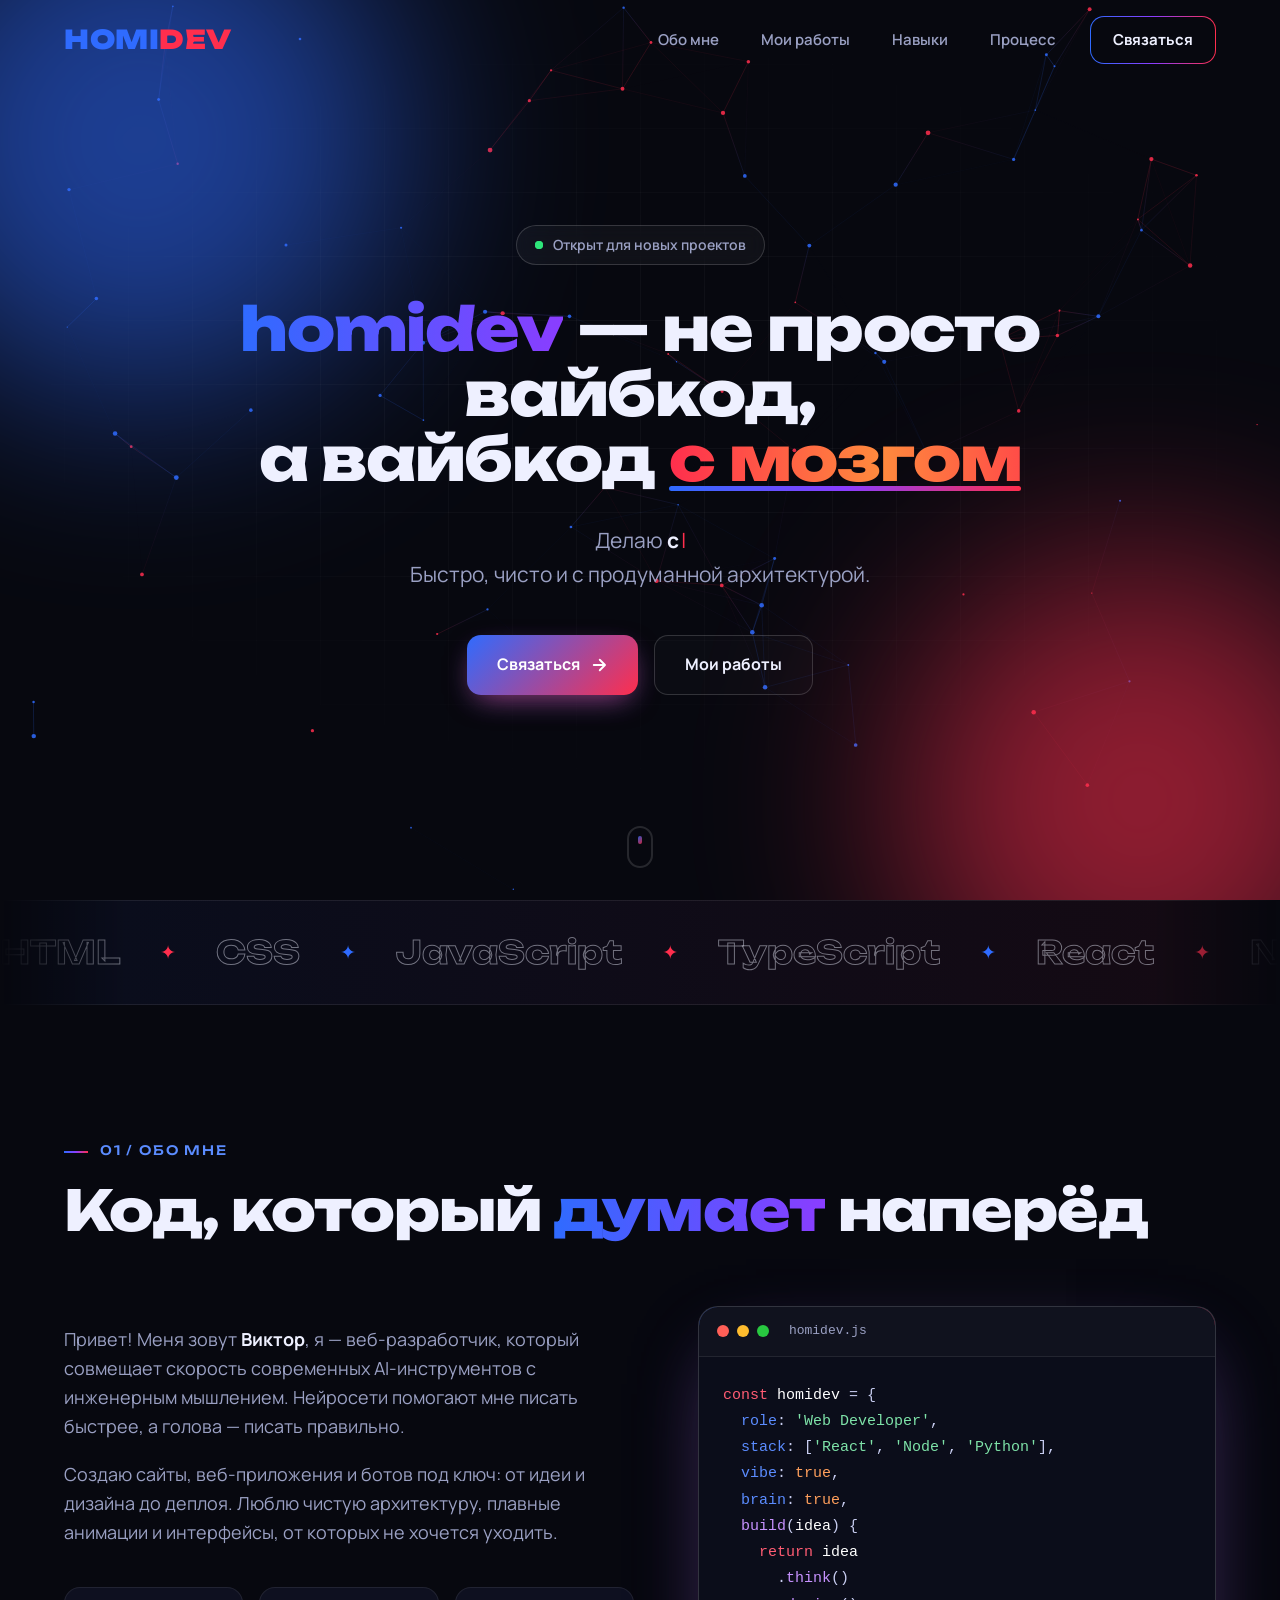
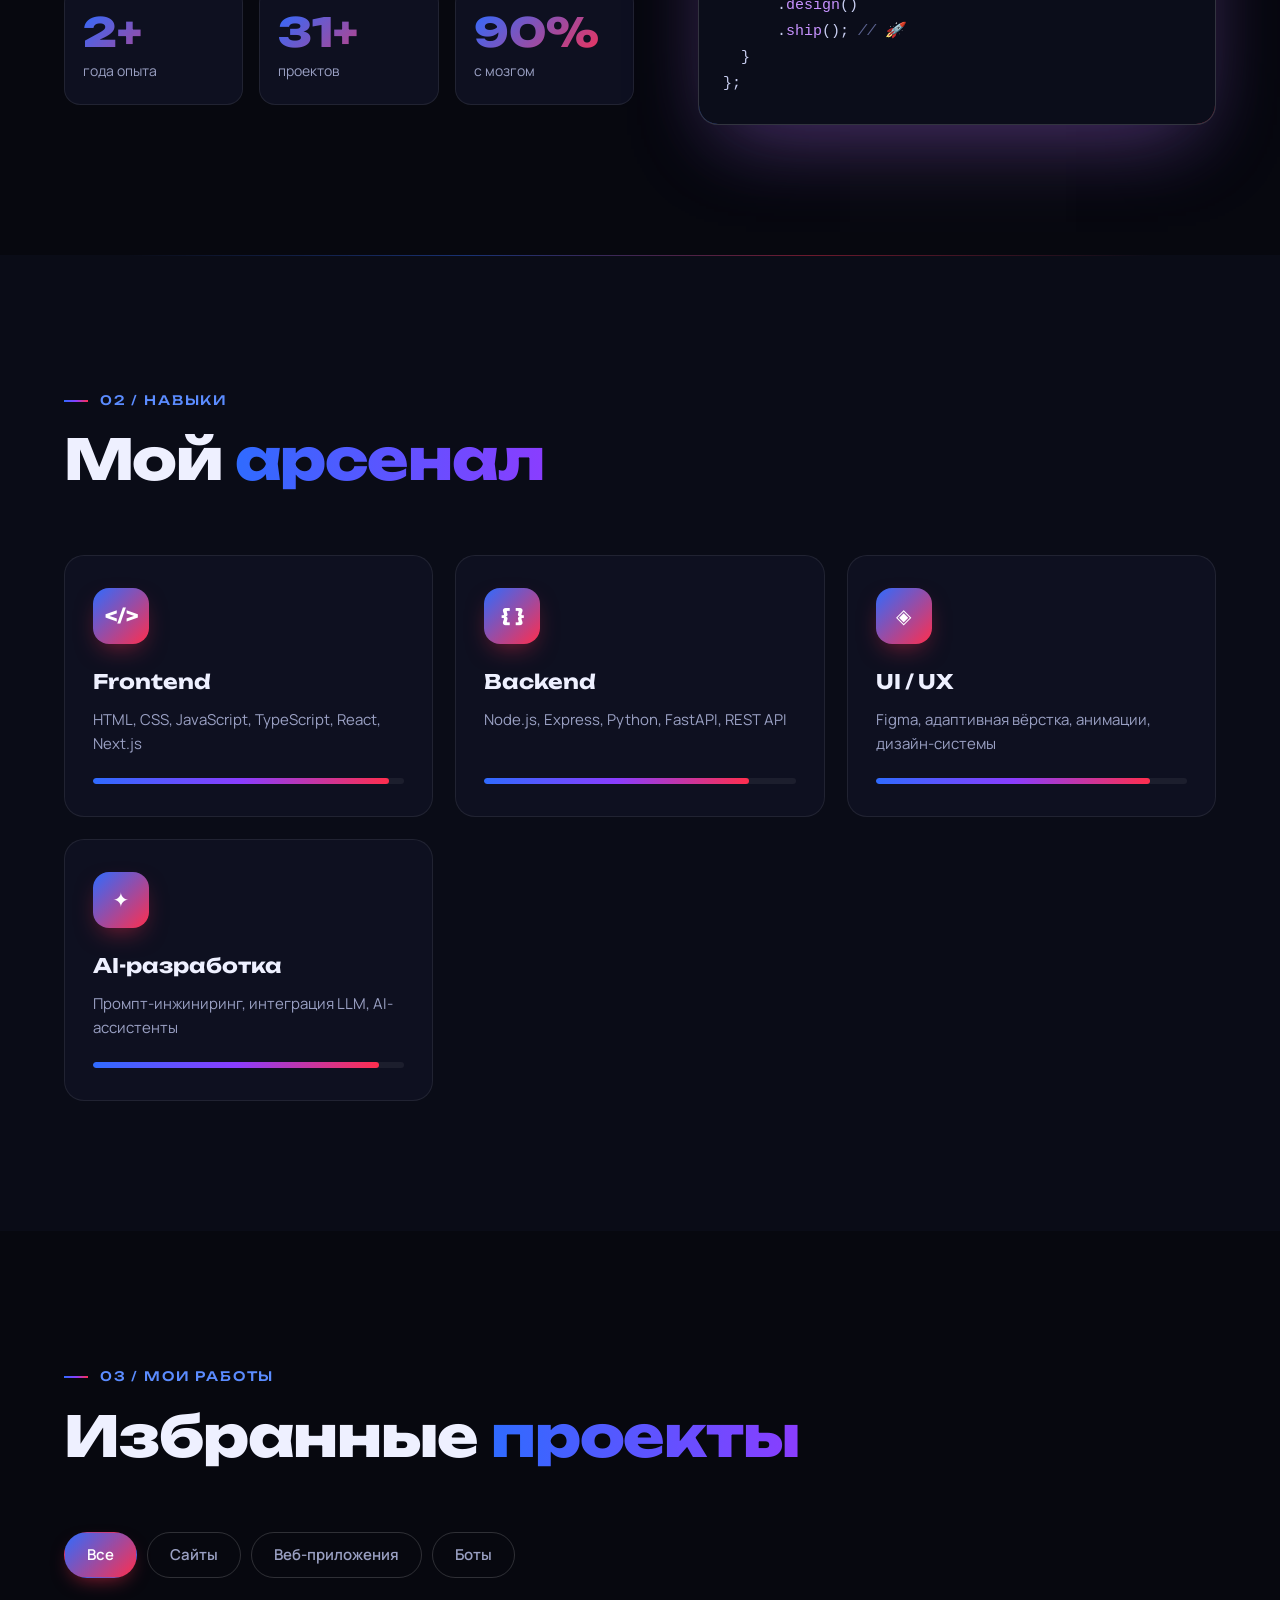
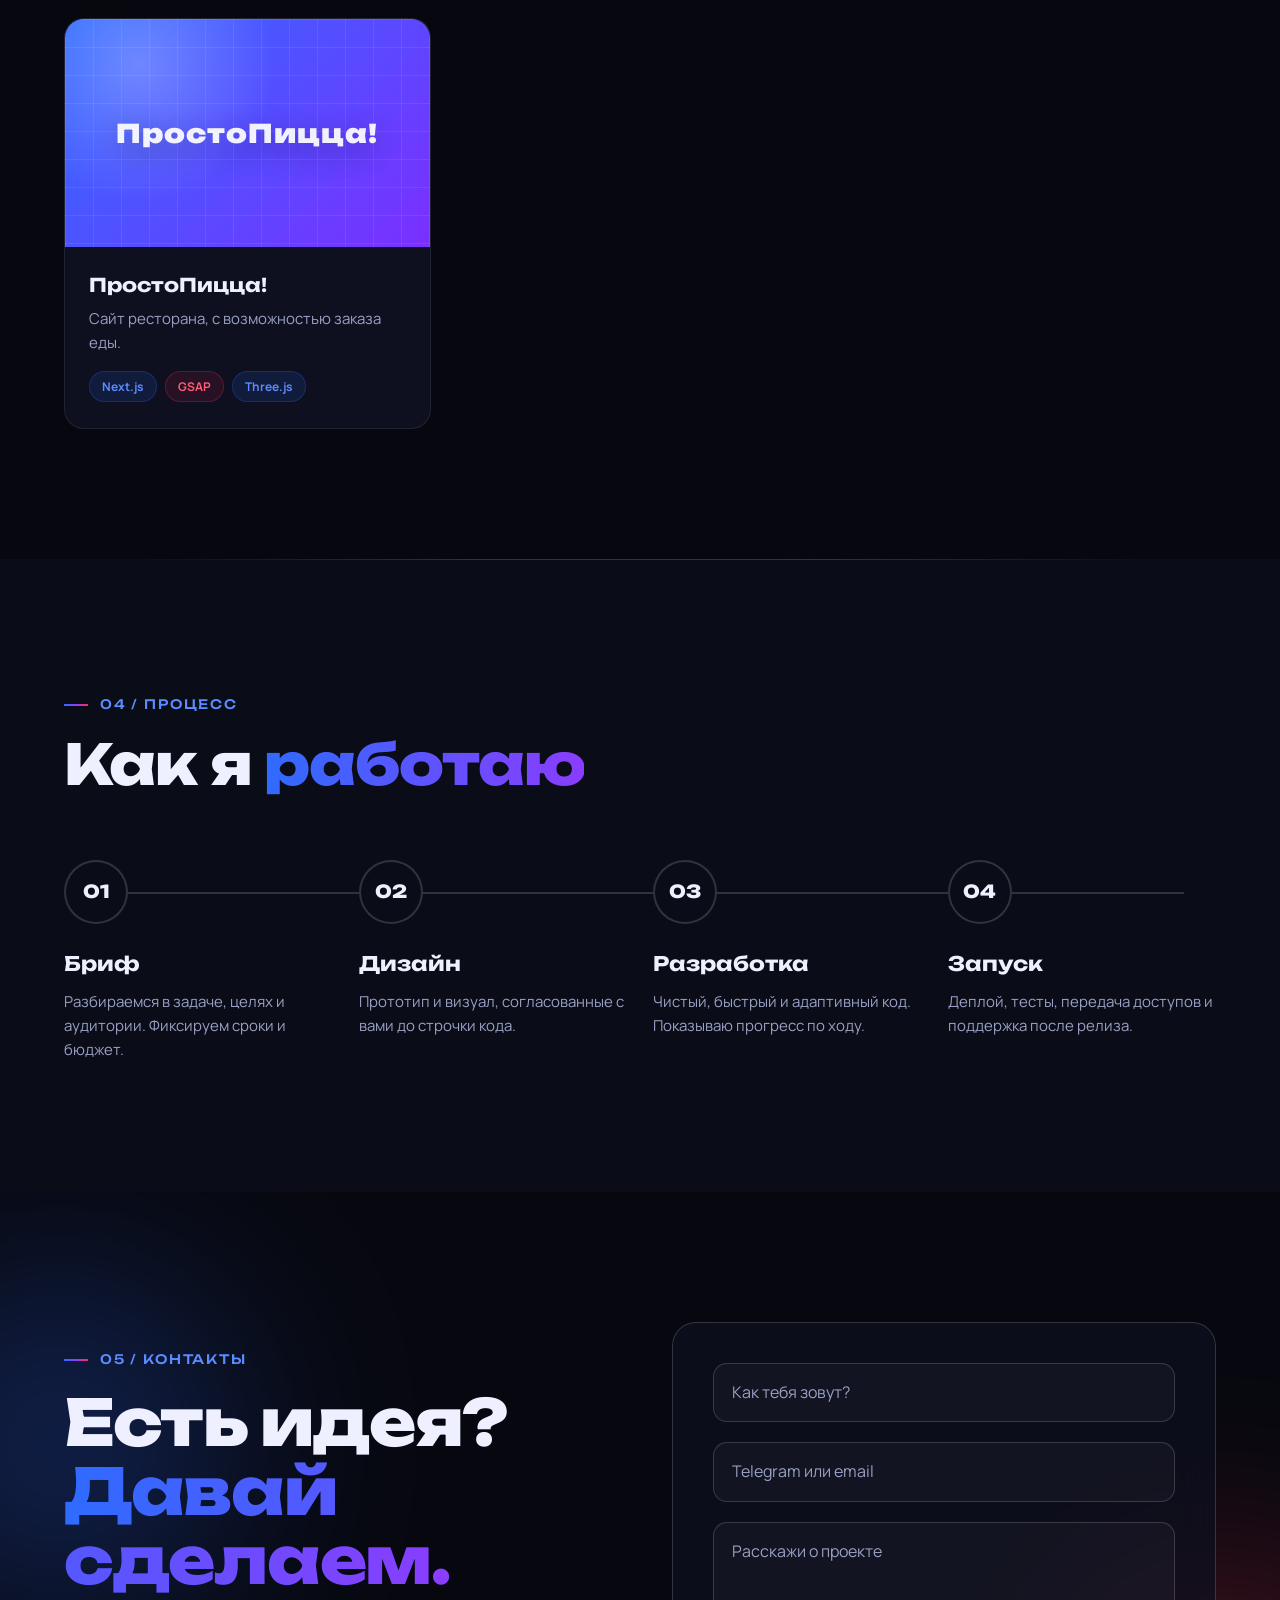
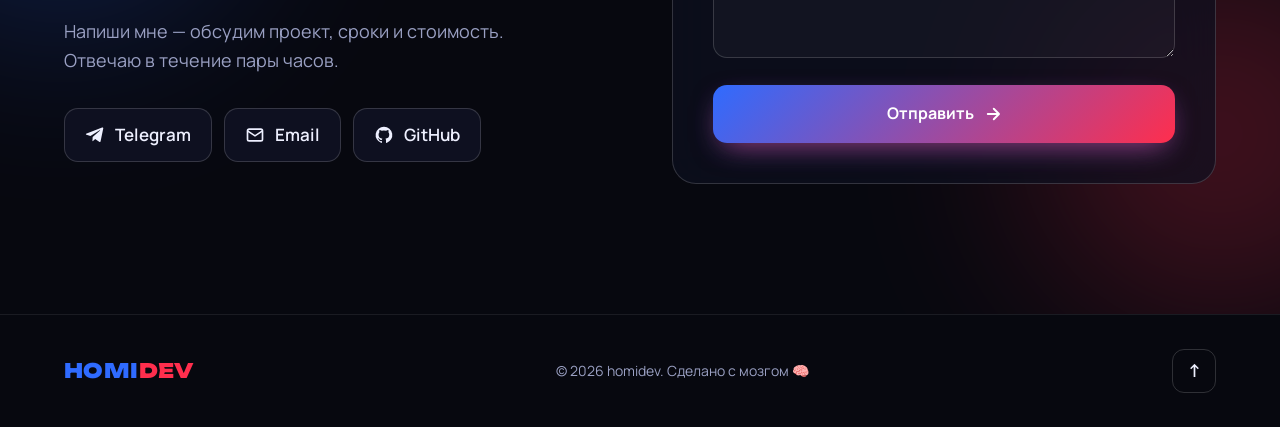
<file: index.html>
<!DOCTYPE html>
<html lang="ru">
<head>
  <meta charset="UTF-8">
  <meta name="viewport" content="width=device-width, initial-scale=1.0">
  <title>HOMIDEV — веб-разработчик</title>
  <meta name="description" content="HOMIDEV — не просто вайбкод, а вайбкод с мозгом. Портфолио веб-разработчика.">
  <link rel="icon" type="image/svg+xml" href="assets/favicon.svg">
  <link rel="preconnect" href="https://fonts.googleapis.com">
  <link rel="preconnect" href="https://fonts.gstatic.com" crossorigin>
  <link href="https://fonts.googleapis.com/css2?family=Manrope:wght@400;500;600;700;800&family=Unbounded:wght@500;700;800;900&display=swap" rel="stylesheet">
  <link rel="stylesheet" href="css/style.css">
</head>
<body>

  <!-- Прогресс скролла -->
  <div class="scroll-progress" id="scrollProgress"></div>

  <!-- Кастомный курсор -->
  <div class="cursor-dot" id="cursorDot"></div>
  <div class="cursor-ring" id="cursorRing"></div>

  <!-- ============ HEADER ============ -->
  <header class="header" id="header">
    <div class="container header__inner">
      <a href="#home" class="logo" aria-label="HOMIDEV — на главную">
        <span class="logo__homi">HOMI</span><span class="logo__dev">DEV</span>
      </a>

      <nav class="nav" id="nav">
        <a href="#about" class="nav__link">Обо мне</a>
        <a href="#works" class="nav__link">Мои работы</a>
        <a href="#skills" class="nav__link">Навыки</a>
        <a href="#process" class="nav__link">Процесс</a>
        <a href="#contact" class="btn btn--outline nav__cta">Связаться</a>
      </nav>

      <button class="burger" id="burger" aria-label="Открыть меню" aria-expanded="false">
        <span></span><span></span><span></span>
      </button>
    </div>
  </header>

  <main>
    <!-- ============ HERO ============ -->
    <section class="hero" id="home">
      <canvas class="hero__canvas" id="particles"></canvas>
      <div class="blob blob--blue"></div>
      <div class="blob blob--red"></div>
      <div class="hero__grid"></div>

      <div class="container hero__content">
        <div class="badge hero__anim" style="--d: 0.1s">
          <span class="badge__dot"></span>
          <span id="heroBadge"></span>
        </div>

        <h1 class="hero__title">
          <span class="word" style="--d: 0.25s"><span class="grad-text">homidev</span></span>
          <span class="word" style="--d: 0.35s">—</span>
          <span class="word" style="--d: 0.45s">не</span>
          <span class="word" style="--d: 0.55s">просто</span>
          <span class="word" style="--d: 0.65s">вайбкод,</span>
          <br class="hero__br">
          <span class="word" style="--d: 0.8s">а</span>
          <span class="word" style="--d: 0.9s">вайбкод</span>
          <span class="word" style="--d: 1.05s"><span class="brain-text">с&nbsp;мозгом</span></span>
        </h1>

        <p class="hero__subtitle hero__anim" style="--d: 1.3s">
          Делаю <span class="typed" id="typed"></span><span class="caret">|</span><br>
          <span id="heroSubtitle"></span>
        </p>

        <div class="hero__actions hero__anim" style="--d: 1.5s">
          <a href="#contact" class="btn btn--primary magnetic">
            <span>Связаться</span>
            <svg width="18" height="18" viewBox="0 0 24 24" fill="none" stroke="currentColor" stroke-width="2.5" stroke-linecap="round" stroke-linejoin="round"><path d="M5 12h14M13 5l7 7-7 7"/></svg>
          </a>
          <a href="#works" class="btn btn--ghost magnetic"><span>Мои работы</span></a>
        </div>
      </div>

      <a href="#about" class="scroll-hint" aria-label="Листать вниз">
        <span class="scroll-hint__mouse"><span class="scroll-hint__wheel"></span></span>
      </a>
    </section>

    <!-- ============ MARQUEE ============ -->
    <div class="marquee" aria-hidden="true">
      <div class="marquee__track" id="marqueeTrack"></div>
    </div>

    <!-- ============ ABOUT ============ -->
    <section class="section" id="about">
      <div class="container">
        <div class="section__head reveal">
          <span class="section__tag">01 / Обо мне</span>
          <h2 class="section__title">Код, который <span class="grad-text">думает</span> наперёд</h2>
        </div>

        <div class="about">
          <div class="about__text reveal">
            <!-- Контент — в js/data.js (правится через admin.html) -->
            <div id="aboutText"></div>
            <div class="stats" id="aboutStats"></div>
          </div>

          <div class="code-card reveal tilt">
            <div class="code-card__bar">
              <span class="dot dot--r"></span><span class="dot dot--y"></span><span class="dot dot--g"></span>
              <span class="code-card__file">homidev.js</span>
            </div>
<pre class="code-card__body"><code><span class="c-k">const</span> <span class="c-v">homidev</span> = {
  <span class="c-p">role</span>: <span class="c-s">'Web Developer'</span>,
  <span class="c-p">stack</span>: [<span class="c-s">'React'</span>, <span class="c-s">'Node'</span>, <span class="c-s">'Python'</span>],
  <span class="c-p">vibe</span>: <span class="c-b">true</span>,
  <span class="c-p">brain</span>: <span class="c-b">true</span>,
  <span class="c-f">build</span>(<span class="c-v">idea</span>) {
    <span class="c-k">return</span> <span class="c-v">idea</span>
      .<span class="c-f">think</span>()
      .<span class="c-f">design</span>()
      .<span class="c-f">ship</span>(); <span class="c-c">// 🚀</span>
  }
};</code></pre>
          </div>
        </div>
      </div>
    </section>

    <!-- ============ SKILLS ============ -->
    <section class="section section--alt" id="skills">
      <div class="container">
        <div class="section__head reveal">
          <span class="section__tag">02 / Навыки</span>
          <h2 class="section__title">Мой <span class="grad-text">арсенал</span></h2>
        </div>

        <div class="skills" id="skillsList"></div>
      </div>
    </section>

    <!-- ============ WORKS ============ -->
    <section class="section" id="works">
      <div class="container">
        <div class="section__head reveal">
          <span class="section__tag">03 / Мои работы</span>
          <h2 class="section__title">Избранные <span class="grad-text">проекты</span></h2>
        </div>

        <div class="filters reveal">
          <button class="filter active" data-filter="all">Все</button>
          <button class="filter" data-filter="web">Сайты</button>
          <button class="filter" data-filter="app">Веб-приложения</button>
          <button class="filter" data-filter="bot">Боты</button>
        </div>

        <div class="works" id="worksList"></div>
      </div>
    </section>

    <!-- ============ PROCESS ============ -->
    <section class="section section--alt" id="process">
      <div class="container">
        <div class="section__head reveal">
          <span class="section__tag">04 / Процесс</span>
          <h2 class="section__title">Как я <span class="grad-text">работаю</span></h2>
        </div>

        <div class="timeline" id="timeline">
          <div class="timeline__line"><span id="timelineFill"></span></div>
        </div>
      </div>
    </section>

    <!-- ============ CONTACT ============ -->
    <section class="section contact" id="contact">
      <div class="blob blob--blue blob--small"></div>
      <div class="blob blob--red blob--small"></div>
      <div class="container">
        <div class="contact__grid">
          <div class="reveal">
            <span class="section__tag">05 / Контакты</span>
            <h2 class="contact__title">Есть идея?<br><span class="grad-text">Давай сделаем.</span></h2>
            <p class="contact__text" id="contactText"></p>

            <div class="socials">
              <a href="#" id="linkTelegram" target="_blank" rel="noopener" class="social">
                <svg viewBox="0 0 24 24" width="20" height="20" fill="currentColor"><path d="M21.9 4.3 18.7 19.4c-.2 1-.9 1.3-1.7.8l-4.8-3.5-2.3 2.2c-.3.3-.5.5-1 .5l.3-4.9 8.9-8c.4-.3-.1-.5-.6-.2L6.5 13.2l-4.7-1.5c-1-.3-1-1 .2-1.5L20.5 3c.9-.3 1.6.2 1.4 1.3Z"/></svg>
                Telegram
              </a>
              <a href="#" id="linkEmail" class="social">
                <svg viewBox="0 0 24 24" width="20" height="20" fill="none" stroke="currentColor" stroke-width="2"><rect x="3" y="5" width="18" height="14" rx="2"/><path d="m3 7 9 6 9-6"/></svg>
                Email
              </a>
              <a href="#" id="linkGithub" target="_blank" rel="noopener" class="social">
                <svg viewBox="0 0 24 24" width="20" height="20" fill="currentColor"><path d="M12 2a10 10 0 0 0-3.2 19.5c.5.1.7-.2.7-.5v-1.7c-2.8.6-3.4-1.3-3.4-1.3-.4-1.2-1.1-1.5-1.1-1.5-.9-.6.1-.6.1-.6 1 .1 1.5 1 1.5 1 .9 1.5 2.3 1.1 2.9.8.1-.6.3-1.1.6-1.3-2.2-.3-4.6-1.1-4.6-5 0-1.1.4-2 1-2.7-.1-.3-.4-1.3.1-2.7 0 0 .8-.3 2.8 1a9.6 9.6 0 0 1 5 0c1.9-1.3 2.8-1 2.8-1 .5 1.4.2 2.4.1 2.7.6.7 1 1.6 1 2.7 0 3.9-2.3 4.7-4.6 5 .4.3.7.9.7 1.9V21c0 .3.2.6.7.5A10 10 0 0 0 12 2Z"/></svg>
                GitHub
              </a>
            </div>
          </div>

          <form class="form reveal" id="contactForm">
            <div class="field">
              <input type="text" id="name" name="name" placeholder=" " required>
              <label for="name">Как тебя зовут?</label>
            </div>
            <div class="field">
              <input type="text" id="contactInfo" name="contact" placeholder=" " required>
              <label for="contactInfo">Telegram или email</label>
            </div>
            <div class="field">
              <textarea id="message" name="message" rows="4" placeholder=" " required></textarea>
              <label for="message">Расскажи о проекте</label>
            </div>
            <button type="submit" class="btn btn--primary btn--full magnetic">
              <span>Отправить</span>
              <svg width="18" height="18" viewBox="0 0 24 24" fill="none" stroke="currentColor" stroke-width="2.5" stroke-linecap="round" stroke-linejoin="round"><path d="M5 12h14M13 5l7 7-7 7"/></svg>
            </button>
          </form>
        </div>
      </div>
    </section>
  </main>

  <!-- ============ FOOTER ============ -->
  <footer class="footer">
    <div class="container footer__inner">
      <a href="#home" class="logo logo--small"><span class="logo__homi">HOMI</span><span class="logo__dev">DEV</span></a>
      <p>© 2026 homidev. Сделано с мозгом <span id="brain">🧠</span></p>
      <a href="#home" class="to-top" aria-label="Наверх">↑</a>
    </div>
  </footer>

  <script src="js/data.js"></script>
  <script src="js/render.js"></script>
  <script src="js/main.js"></script>
</body>
</html>
</file>
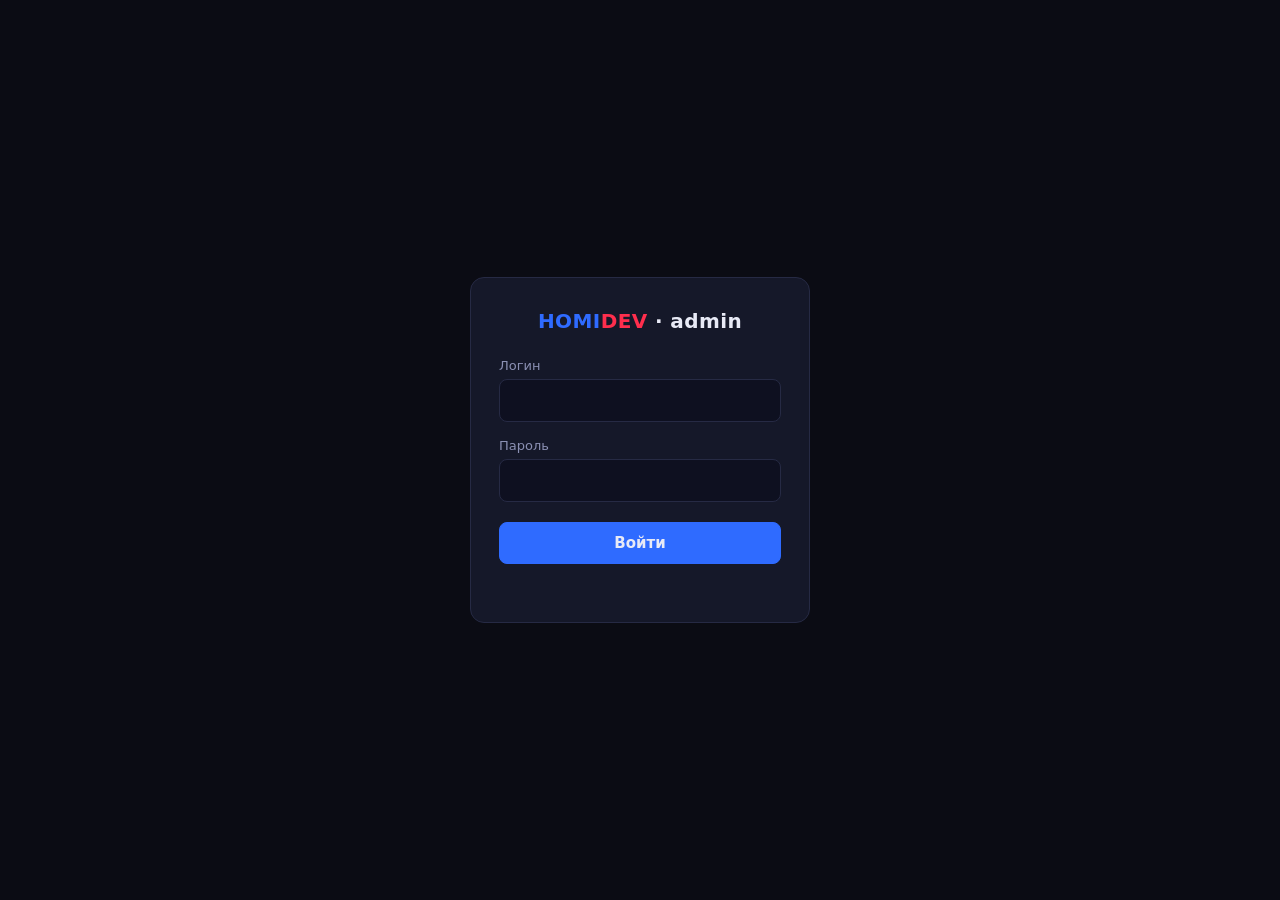
<file: admin.html>
<!DOCTYPE html>
<html lang="ru">
<head>
  <meta charset="UTF-8">
  <meta name="viewport" content="width=device-width, initial-scale=1.0">
  <meta name="robots" content="noindex, nofollow">
  <title>Админка</title>
  <link rel="icon" type="image/svg+xml" href="assets/favicon.svg">
  <style>
    :root {
      --bg: #0b0c14; --panel: #12142200; --card: #151829; --border: #262a44;
      --text: #e8eaf6; --muted: #8b90b3; --blue: #2f6bff; --red: #ff2e4d; --green: #2ecc71;
    }
    * { box-sizing: border-box; }
    body { margin: 0; background: var(--bg); color: var(--text); font: 15px/1.5 system-ui, 'Segoe UI', sans-serif; }
    [hidden] { display: none !important; }
    h1, h2, h3 { margin: 0 0 12px; }
    h2 { font-size: 20px; }
    h3 { font-size: 15px; color: var(--muted); font-weight: 600; }
    a { color: var(--blue); }

    .logo { font-weight: 900; letter-spacing: .02em; font-size: 20px; }
    .logo b:first-child { color: var(--blue); } .logo b:last-child { color: var(--red); }

    input, textarea, select {
      width: 100%; padding: 9px 11px; border-radius: 8px; border: 1px solid var(--border);
      background: #0e1020; color: var(--text); font: inherit;
    }
    input:focus, textarea:focus, select:focus { outline: none; border-color: var(--blue); }
    input[type=color] { padding: 2px; height: 38px; }
    textarea { resize: vertical; min-height: 70px; }
    label { display: block; font-size: 13px; color: var(--muted); margin-bottom: 4px; }
    .field { margin-bottom: 14px; }
    .hint { font-size: 12px; color: var(--muted); margin-top: 4px; }

    button {
      padding: 9px 16px; border-radius: 8px; border: 1px solid var(--border); background: var(--card);
      color: var(--text); font: inherit; font-weight: 600; cursor: pointer;
    }
    button:hover { border-color: var(--blue); }
    .primary { background: var(--blue); border-color: var(--blue); }
    .primary:hover { filter: brightness(1.15); }
    .danger { color: var(--red); }
    .danger:hover { border-color: var(--red); }
    .small { padding: 5px 10px; font-size: 13px; }

    /* Login */
    .login { min-height: 100vh; display: grid; place-items: center; padding: 16px; }
    .login form { width: 100%; max-width: 340px; background: var(--card); border: 1px solid var(--border); padding: 28px; border-radius: 14px; }
    .login .logo { text-align: center; margin-bottom: 20px; }
    .login button { width: 100%; margin-top: 6px; }
    .error { color: var(--red); font-size: 13px; min-height: 20px; margin-top: 10px; text-align: center; }

    /* Panel */
    .topbar {
      position: sticky; top: 0; z-index: 10; display: flex; align-items: center; gap: 10px; flex-wrap: wrap;
      padding: 12px 20px; background: #0e1020; border-bottom: 1px solid var(--border);
    }
    .topbar .logo { margin-right: auto; }
    .status { font-size: 13px; color: var(--muted); }
    .status.dirty { color: #ffb84d; }
    .status.ok { color: var(--green); }

    .layout { display: grid; grid-template-columns: 200px 1fr; max-width: 1100px; margin: 0 auto; gap: 24px; padding: 24px 20px 80px; }
    .tabs { display: flex; flex-direction: column; gap: 4px; position: sticky; top: 80px; align-self: start; }
    .tabs button { text-align: left; border-color: transparent; background: none; }
    .tabs button.active { background: var(--card); border-color: var(--border); color: #fff; }
    .tab { display: none; }
    .tab.active { display: block; }

    .card { background: var(--card); border: 1px solid var(--border); border-radius: 12px; padding: 18px; margin-bottom: 14px; }
    .grid2 { display: grid; grid-template-columns: 1fr 1fr; gap: 0 14px; }
    .grid3 { display: grid; grid-template-columns: repeat(3, 1fr); gap: 0 14px; }
    .item-head { display: flex; align-items: center; gap: 6px; margin-bottom: 12px; }
    .item-head strong { margin-right: auto; }
    .banner { background: #2a2210; border: 1px solid #5a4a1a; color: #ffd98a; padding: 12px 16px; border-radius: 10px; margin-bottom: 16px; display: flex; gap: 10px; align-items: center; flex-wrap: wrap; }
    .banner span { margin-right: auto; }
    .info { background: #101a33; border: 1px solid #22386b; color: #b9cbff; padding: 12px 16px; border-radius: 10px; margin-bottom: 16px; font-size: 14px; }

    @media (max-width: 760px) {
      .layout { grid-template-columns: 1fr; }
      .tabs { flex-direction: row; flex-wrap: wrap; position: static; }
      .grid2, .grid3 { grid-template-columns: 1fr; }
    }
  </style>
</head>
<body>

  <!-- ===== Вход ===== -->
  <div class="login" id="loginView">
    <form id="loginForm" autocomplete="on">
      <div class="logo"><b>HOMI</b><b>DEV</b> · admin</div>
      <div class="field">
        <label for="login">Логин</label>
        <input id="login" name="username" autocomplete="username" required>
      </div>
      <div class="field">
        <label for="password">Пароль</label>
        <input id="password" name="password" type="password" autocomplete="current-password" required>
      </div>
      <button class="primary" type="submit">Войти</button>
      <div class="error" id="loginError"></div>
    </form>
  </div>

  <!-- ===== Панель ===== -->
  <div id="panelView" hidden>
    <div class="topbar">
      <div class="logo"><b>HOMI</b><b>DEV</b> · admin</div>
      <span class="status" id="status">Без изменений</span>
      <button id="previewBtn">Предпросмотр</button>
      <button class="primary" id="saveBtn">Сохранить data.js</button>
      <button id="logoutBtn">Выйти</button>
    </div>

    <div class="layout">
      <nav class="tabs" id="tabs">
        <button data-tab="hero" class="active">Главная</button>
        <button data-tab="about">Обо мне</button>
        <button data-tab="skills">Навыки</button>
        <button data-tab="works">Мои работы</button>
        <button data-tab="process">Процесс</button>
        <button data-tab="contacts">Контакты</button>
        <button data-tab="security">Безопасность</button>
      </nav>

      <main>
        <div class="banner" id="draftBanner" hidden>
          <span>Найден несохранённый черновик из прошлого сеанса.</span>
          <button class="small" id="restoreDraft">Восстановить</button>
          <button class="small danger" id="dropDraft">Удалить</button>
        </div>
        <div class="info">
          Изменения автоматически сохраняются как черновик в этом браузере — посмотреть их можно кнопкой «Предпросмотр».
          Чтобы изменения увидели посетители, нажмите <b>«Сохранить data.js»</b>, замените им файл <code>js/data.js</code> в папке сайта и загрузите его на хостинг.
        </div>

        <!-- Главная -->
        <section class="tab active" data-tab="hero">
          <div class="card">
            <h2>Главный экран</h2>
            <div class="field"><label>Бейдж над заголовком</label><input data-bind="hero.badge"></div>
            <div class="field">
              <label>Печатающиеся фразы после «Делаю…»</label>
              <textarea data-bind="hero.typed" data-type="lines" rows="5"></textarea>
              <div class="hint">Каждая фраза — с новой строки.</div>
            </div>
            <div class="field"><label>Подзаголовок</label><input data-bind="hero.subtitle"></div>
            <div class="field">
              <label>Бегущая строка технологий</label>
              <input data-bind="marquee" data-type="csv">
              <div class="hint">Через запятую.</div>
            </div>
          </div>
        </section>

        <!-- Обо мне -->
        <section class="tab" data-tab="about">
          <div class="card">
            <h2>Обо мне</h2>
            <div class="field">
              <label>Текст</label>
              <textarea data-bind="about.paragraphs" data-type="paragraphs" rows="10"></textarea>
              <div class="hint">Абзацы разделяйте пустой строкой. <code>**текст**</code> — жирный.</div>
            </div>
          </div>
          <h3>Счётчики</h3>
          <div data-list="about.stats"></div>
        </section>

        <!-- Навыки -->
        <section class="tab" data-tab="skills">
          <div data-list="skills"></div>
        </section>

        <!-- Работы -->
        <section class="tab" data-tab="works">
          <div data-list="works"></div>
        </section>

        <!-- Процесс -->
        <section class="tab" data-tab="process">
          <div data-list="process"></div>
        </section>

        <!-- Контакты -->
        <section class="tab" data-tab="contacts">
          <div class="card">
            <h2>Контакты</h2>
            <div class="field"><label>Текст в блоке контактов</label><textarea data-bind="contacts.text" rows="3"></textarea></div>
            <div class="field"><label>Telegram (ссылка)</label><input data-bind="contacts.telegram" placeholder="https://t.me/username"></div>
            <div class="field"><label>Email</label><input data-bind="contacts.email" type="email" placeholder="you@mail.ru"></div>
            <div class="field"><label>GitHub (ссылка)</label><input data-bind="contacts.github" placeholder="https://github.com/username"></div>
            <div class="hint">Пустое поле — кнопка скрывается на сайте. На email также уходят письма из формы.</div>
          </div>
        </section>

        <!-- Безопасность -->
        <section class="tab" data-tab="security">
          <div class="card">
            <h2>Сменить логин и пароль</h2>
            <form id="credsForm">
              <div class="field"><label>Новый логин</label><input id="newLogin" autocomplete="username" required></div>
              <div class="field"><label>Новый пароль</label><input id="newPass" type="password" autocomplete="new-password" minlength="8" required></div>
              <div class="field"><label>Повторите пароль</label><input id="newPass2" type="password" autocomplete="new-password" minlength="8" required></div>
              <button class="primary" type="submit">Применить</button>
              <div class="hint" id="credsMsg"></div>
            </form>
          </div>
        </section>
      </main>
    </div>
  </div>

  <script src="js/data.js"></script>
  <script src="js/admin.js"></script>
</body>
</html>
</file>
<file: css/style.css>
/* =========================================================
   HOMIDEV — портфолио
   ========================================================= */

:root {
  --bg: #07080f;
  --bg-alt: #0a0c17;
  --card: #0e1020;
  --card-hover: #13162b;
  --border: rgba(255, 255, 255, 0.08);
  --border-strong: rgba(255, 255, 255, 0.16);

  --text: #eef0ff;
  --muted: #9aa0c3;

  --blue: #2f6bff;
  --blue-light: #5b8cff;
  --red: #ff2e4d;
  --red-light: #ff5c73;

  --grad: linear-gradient(90deg, var(--blue) 0%, #8a3dff 50%, var(--red) 100%);
  --grad-diag: linear-gradient(135deg, var(--blue) 0%, var(--red) 100%);

  --font-head: 'Unbounded', system-ui, sans-serif;
  --font-body: 'Manrope', system-ui, sans-serif;

  --radius: 20px;
  --ease: cubic-bezier(0.22, 1, 0.36, 1);
  --header-h: 80px;
}

*, *::before, *::after { box-sizing: border-box; margin: 0; padding: 0; }

html { scroll-behavior: smooth; scroll-padding-top: var(--header-h); }

body {
  background: var(--bg);
  color: var(--text);
  font-family: var(--font-body);
  font-size: 17px;
  line-height: 1.6;
  overflow-x: hidden;
  -webkit-font-smoothing: antialiased;
}

a { color: inherit; text-decoration: none; }
[hidden] { display: none !important; }
button { font: inherit; color: inherit; background: none; border: none; cursor: pointer; }
img, svg { display: block; }

::selection { background: var(--red); color: #fff; }

::-webkit-scrollbar { width: 10px; }
::-webkit-scrollbar-track { background: var(--bg); }
::-webkit-scrollbar-thumb { background: linear-gradient(var(--blue), var(--red)); border-radius: 10px; border: 2px solid var(--bg); }

.container { width: 100%; max-width: 1200px; margin: 0 auto; padding: 0 24px; }

.grad-text {
  background: var(--grad);
  background-size: 200% auto;
  -webkit-background-clip: text;
  background-clip: text;
  color: transparent;
  animation: gradShift 6s linear infinite;
}

@keyframes gradShift {
  0% { background-position: 0% center; }
  100% { background-position: 200% center; }
}

/* ---------- Scroll progress ---------- */
.scroll-progress {
  position: fixed; top: 0; left: 0; height: 3px; width: 100%;
  background: var(--grad);
  transform-origin: left; transform: scaleX(0);
  z-index: 1001;
  box-shadow: 0 0 12px rgba(255, 46, 77, 0.6);
}

/* ---------- Cursor ---------- */
.cursor-dot, .cursor-ring {
  position: fixed; top: 0; left: 0; pointer-events: none; z-index: 2000;
  border-radius: 50%; transform: translate(-50%, -50%);
  opacity: 0; transition: opacity 0.3s;
}
.cursor-dot { width: 6px; height: 6px; background: var(--red); }
.cursor-ring {
  width: 36px; height: 36px; border: 1.5px solid var(--blue-light);
  transition: width 0.3s var(--ease), height 0.3s var(--ease), border-color 0.3s, background 0.3s, opacity 0.3s;
}
.cursor-ring.hover {
  width: 64px; height: 64px; border-color: var(--red);
  background: rgba(255, 46, 77, 0.08);
}
body.has-cursor .cursor-dot, body.has-cursor .cursor-ring { opacity: 1; }

/* ---------- Header ---------- */
.header {
  position: fixed; top: 0; left: 0; right: 0; z-index: 1000;
  height: var(--header-h);
  transition: background 0.4s, backdrop-filter 0.4s, border-color 0.4s, height 0.4s;
  border-bottom: 1px solid transparent;
  animation: headerIn 1s var(--ease) backwards;
}
@keyframes headerIn { from { transform: translateY(-100%); opacity: 0; } }

.header.scrolled {
  height: 68px;
  background: rgba(7, 8, 15, 0.72);
  backdrop-filter: blur(16px) saturate(160%);
  -webkit-backdrop-filter: blur(16px) saturate(160%);
  border-color: var(--border);
}
.header__inner { height: 100%; display: flex; align-items: center; justify-content: space-between; }

.logo {
  font-family: var(--font-head); font-weight: 900; font-size: 26px;
  letter-spacing: 0.02em; position: relative; display: inline-flex;
}
.logo__homi { color: var(--blue); transition: text-shadow 0.3s; }
.logo__dev { color: var(--red); transition: text-shadow 0.3s; }
.logo:hover .logo__homi { animation: glitchL 0.5s steps(2) 1; text-shadow: 0 0 18px rgba(47, 107, 255, 0.8); }
.logo:hover .logo__dev { animation: glitchR 0.5s steps(2) 1; text-shadow: 0 0 18px rgba(255, 46, 77, 0.8); }
.logo--small { font-size: 20px; }

@keyframes glitchL {
  0% { transform: translate(0); }
  25% { transform: translate(-3px, 1px); text-shadow: 3px 0 var(--red); }
  50% { transform: translate(2px, -1px); }
  75% { transform: translate(-1px, 0); text-shadow: -2px 0 var(--red); }
  100% { transform: translate(0); }
}
@keyframes glitchR {
  0% { transform: translate(0); }
  25% { transform: translate(3px, -1px); text-shadow: -3px 0 var(--blue); }
  50% { transform: translate(-2px, 1px); }
  75% { transform: translate(1px, 0); text-shadow: 2px 0 var(--blue); }
  100% { transform: translate(0); }
}

.nav { display: flex; align-items: center; gap: 6px; }

.nav__link {
  position: relative; padding: 10px 18px; border-radius: 12px;
  font-weight: 600; font-size: 15px; color: var(--muted);
  overflow: hidden; isolation: isolate;
  transition: color 0.3s;
}
.nav__link::before {
  content: ''; position: absolute; inset: 0; z-index: -1;
  background: linear-gradient(135deg, rgba(47, 107, 255, 0.18), rgba(255, 46, 77, 0.18));
  border-radius: inherit;
  transform: translateY(101%);
  transition: transform 0.4s var(--ease);
}
.nav__link::after {
  content: ''; position: absolute; left: 50%; bottom: 5px;
  width: 0; height: 2px; border-radius: 2px;
  background: var(--grad);
  transform: translateX(-50%);
  transition: width 0.4s var(--ease);
}
.nav__link:hover, .nav__link.active { color: var(--text); }
.nav__link:hover::before { transform: translateY(0); }
.nav__link:hover::after, .nav__link.active::after { width: 40%; }

.nav__cta { margin-left: 10px; }

/* ---------- Buttons ---------- */
.btn {
  position: relative; display: inline-flex; align-items: center; justify-content: center; gap: 10px;
  padding: 16px 30px; border-radius: 14px;
  font-family: var(--font-body); font-weight: 700; font-size: 16px;
  transition: transform 0.3s var(--ease), box-shadow 0.4s, background 0.4s, color 0.3s;
  overflow: hidden; isolation: isolate; will-change: transform;
}
.btn > * { position: relative; z-index: 1; pointer-events: none; }

.btn--primary {
  background: var(--grad-diag); color: #fff;
  box-shadow: 0 10px 30px -10px rgba(255, 46, 77, 0.6), 0 10px 30px -10px rgba(47, 107, 255, 0.6);
}
.btn--primary::before {
  content: ''; position: absolute; inset: 0; z-index: 0;
  background: linear-gradient(135deg, var(--red) 0%, var(--blue) 100%);
  opacity: 0; transition: opacity 0.4s;
}
.btn--primary::after {
  content: ''; position: absolute; top: 0; left: -75%; width: 50%; height: 100%; z-index: 0;
  background: linear-gradient(120deg, transparent, rgba(255, 255, 255, 0.35), transparent);
  transform: skewX(-20deg);
}
.btn--primary:hover::before { opacity: 1; }
.btn--primary:hover::after { animation: shine 0.8s var(--ease); }
.btn--primary:hover {
  box-shadow: 0 16px 40px -8px rgba(255, 46, 77, 0.7), 0 16px 40px -8px rgba(47, 107, 255, 0.7);
}
.btn--primary:hover svg { transform: translateX(4px); }
.btn svg { transition: transform 0.3s var(--ease); }

@keyframes shine { to { left: 130%; } }

.btn--ghost {
  border: 1.5px solid var(--border-strong); color: var(--text);
  background: rgba(255, 255, 255, 0.02);
}
.btn--ghost::before {
  content: ''; position: absolute; inset: 0; z-index: 0;
  background: var(--grad-diag);
  transform: scaleX(0); transform-origin: right;
  transition: transform 0.5s var(--ease);
}
.btn--ghost:hover { border-color: transparent; }
.btn--ghost:hover::before { transform: scaleX(1); transform-origin: left; }

.btn--outline {
  padding: 11px 22px; font-size: 15px; color: var(--text);
  background:
    linear-gradient(var(--bg), var(--bg)) padding-box,
    var(--grad) border-box;
  border: 1.5px solid transparent;
}
.header.scrolled .btn--outline {
  background:
    linear-gradient(#0b0d18, #0b0d18) padding-box,
    var(--grad) border-box;
}
.btn--outline:hover {
  background: var(--grad-diag) padding-box, var(--grad) border-box;
  box-shadow: 0 8px 26px -6px rgba(255, 46, 77, 0.55);
}
.header.scrolled .btn--outline:hover { background: var(--grad-diag) padding-box, var(--grad) border-box; }

.btn--small { padding: 10px 20px; font-size: 14px; border-radius: 10px; }
.btn--full { width: 100%; }

/* ---------- Burger ---------- */
.burger { display: none; width: 44px; height: 44px; position: relative; z-index: 1002; }
.burger span {
  position: absolute; left: 10px; width: 24px; height: 2px; border-radius: 2px;
  background: var(--text); transition: transform 0.4s var(--ease), opacity 0.3s, top 0.4s var(--ease);
}
.burger span:nth-child(1) { top: 14px; background: var(--blue-light); }
.burger span:nth-child(2) { top: 21px; }
.burger span:nth-child(3) { top: 28px; background: var(--red-light); }
.burger.open span:nth-child(1) { top: 21px; transform: rotate(45deg); }
.burger.open span:nth-child(2) { opacity: 0; transform: translateX(-10px); }
.burger.open span:nth-child(3) { top: 21px; transform: rotate(-45deg); }

/* ---------- Hero ---------- */
.hero {
  position: relative; min-height: 100vh; min-height: 100svh;
  display: flex; align-items: center;
  padding: calc(var(--header-h) + 40px) 0 100px;
  overflow: hidden;
}
.hero__canvas { position: absolute; inset: 0; width: 100%; height: 100%; z-index: 0; }

.hero__grid {
  position: absolute; inset: 0; z-index: 0; pointer-events: none;
  background-image:
    linear-gradient(rgba(255, 255, 255, 0.035) 1px, transparent 1px),
    linear-gradient(90deg, rgba(255, 255, 255, 0.035) 1px, transparent 1px);
  background-size: 64px 64px;
  mask-image: radial-gradient(ellipse 70% 60% at 50% 45%, #000 20%, transparent 75%);
  -webkit-mask-image: radial-gradient(ellipse 70% 60% at 50% 45%, #000 20%, transparent 75%);
}

.blob {
  position: absolute; border-radius: 50%; filter: blur(100px);
  pointer-events: none; z-index: 0; opacity: 0.55;
}
.blob--blue {
  width: 520px; height: 520px; background: var(--blue);
  top: -120px; left: -120px; animation: blobA 18s ease-in-out infinite;
}
.blob--red {
  width: 480px; height: 480px; background: var(--red);
  bottom: -140px; right: -100px; animation: blobB 20s ease-in-out infinite;
}
.blob--small { width: 360px; height: 360px; opacity: 0.25; }

@keyframes blobA {
  0%, 100% { transform: translate(0, 0) scale(1); }
  33% { transform: translate(180px, 120px) scale(1.15); }
  66% { transform: translate(60px, 240px) scale(0.9); }
}
@keyframes blobB {
  0%, 100% { transform: translate(0, 0) scale(1); }
  33% { transform: translate(-200px, -100px) scale(1.1); }
  66% { transform: translate(-80px, -220px) scale(0.95); }
}

.hero__content { position: relative; z-index: 2; text-align: center; }

.badge {
  display: inline-flex; align-items: center; gap: 10px;
  padding: 8px 18px; border-radius: 100px;
  background: rgba(255, 255, 255, 0.04);
  border: 1px solid var(--border-strong);
  backdrop-filter: blur(8px);
  font-size: 14px; font-weight: 600; color: var(--muted);
  margin-bottom: 32px;
}
.badge__dot {
  width: 8px; height: 8px; border-radius: 50%; background: #2ee57a; position: relative;
}
.badge__dot::after {
  content: ''; position: absolute; inset: 0; border-radius: 50%;
  background: #2ee57a; animation: ping 1.8s cubic-bezier(0, 0, 0.2, 1) infinite;
}
@keyframes ping { 75%, 100% { transform: scale(2.8); opacity: 0; } }

.hero__title {
  font-family: var(--font-head); font-weight: 800;
  font-size: clamp(30px, 4.7vw, 68px);
  line-height: 1.08; letter-spacing: -0.02em;
  margin-bottom: 32px;
}
.hero__title .word {
  display: inline-block;
  opacity: 0; transform: translateY(60%) rotateX(-60deg);
  filter: blur(10px);
  animation: wordIn 1s var(--ease) forwards;
  animation-delay: var(--d);
  transform-origin: 50% 100%;
}
@keyframes wordIn {
  to { opacity: 1; transform: translateY(0) rotateX(0); filter: blur(0); }
}

.brain-text {
  position: relative; display: inline-block;
  background: linear-gradient(90deg, var(--red), #ff8a3d, var(--red), #8a3dff, var(--blue), var(--red));
  background-size: 300% auto;
  -webkit-background-clip: text; background-clip: text; color: transparent;
  animation: gradShift 5s linear infinite;
}
.brain-text::after {
  content: ''; position: absolute; left: 0; right: 0; bottom: 0.02em; height: 0.08em;
  background: var(--grad); border-radius: 4px;
  transform: scaleX(0); transform-origin: left;
  animation: underline 1s var(--ease) 1.8s forwards;
}
@keyframes underline { to { transform: scaleX(1); } }

.hero__anim {
  opacity: 0; transform: translateY(24px);
  animation: fadeUp 1s var(--ease) forwards; animation-delay: var(--d);
}
@keyframes fadeUp { to { opacity: 1; transform: translateY(0); } }

.hero__subtitle { font-size: clamp(17px, 2vw, 21px); color: var(--muted); margin-bottom: 44px; }
.typed { color: var(--text); font-weight: 700; }
.caret { color: var(--red); font-weight: 400; animation: blink 1s steps(1) infinite; margin-left: 2px; }
@keyframes blink { 50% { opacity: 0; } }

.hero__actions { display: flex; justify-content: center; gap: 16px; flex-wrap: wrap; }

.scroll-hint {
  position: absolute; bottom: 32px; left: 50%; transform: translateX(-50%); z-index: 2;
  opacity: 0; animation: fadeIn 1s 2s forwards;
}
@keyframes fadeIn { to { opacity: 0.8; } }
.scroll-hint__mouse {
  display: block; width: 26px; height: 42px; border-radius: 14px;
  border: 2px solid var(--border-strong); position: relative;
}
.scroll-hint__wheel {
  position: absolute; top: 8px; left: 50%; width: 4px; height: 8px; margin-left: -2px;
  border-radius: 2px; background: var(--grad-diag);
  animation: wheel 1.8s ease-in-out infinite;
}
@keyframes wheel {
  0% { opacity: 0; transform: translateY(0); }
  30% { opacity: 1; }
  100% { opacity: 0; transform: translateY(14px); }
}

/* ---------- Marquee ---------- */
.marquee {
  position: relative; overflow: hidden; padding: 26px 0;
  border-block: 1px solid var(--border);
  background: linear-gradient(90deg, rgba(47, 107, 255, 0.06), rgba(255, 46, 77, 0.06));
  mask-image: linear-gradient(90deg, transparent, #000 10%, #000 90%, transparent);
  -webkit-mask-image: linear-gradient(90deg, transparent, #000 10%, #000 90%, transparent);
}
.marquee__track {
  display: flex; align-items: center; gap: 40px; width: max-content;
  animation: marquee 35s linear infinite;
  font-family: var(--font-head); font-weight: 700; font-size: clamp(20px, 2.6vw, 32px);
  white-space: nowrap;
}
.marquee__track span { color: transparent; -webkit-text-stroke: 1px rgba(238, 240, 255, 0.45); transition: color 0.3s, -webkit-text-stroke-color 0.3s; }
.marquee__track span:hover { color: var(--text); -webkit-text-stroke-color: transparent; }
.marquee__track i { font-style: normal; font-size: 0.6em; color: var(--red); }
.marquee__track i:nth-of-type(even) { color: var(--blue); }
.marquee:hover .marquee__track { animation-play-state: paused; }
@keyframes marquee { to { transform: translateX(calc(-50% - 20px)); } }

/* ---------- Sections ---------- */
.section { position: relative; padding: 130px 0; }
.section--alt { background: var(--bg-alt); }
.section--alt::before {
  content: ''; position: absolute; top: 0; left: 10%; right: 10%; height: 1px;
  background: linear-gradient(90deg, transparent, var(--blue), var(--red), transparent);
  opacity: 0.4;
}

.section__head { margin-bottom: 64px; }
.section__tag {
  display: inline-block; font-family: var(--font-head); font-weight: 500; font-size: 13px;
  letter-spacing: 0.14em; text-transform: uppercase; color: var(--blue-light);
  padding-left: 36px; position: relative; margin-bottom: 18px;
}
.section__tag::before {
  content: ''; position: absolute; left: 0; top: 50%; width: 24px; height: 2px;
  background: var(--grad);
}
.section__title {
  font-family: var(--font-head); font-weight: 800;
  font-size: clamp(30px, 4.6vw, 56px); line-height: 1.12; letter-spacing: -0.02em;
}

/* ---------- Reveal ---------- */
.reveal {
  opacity: 0; transform: translateY(50px); filter: blur(8px);
  transition: opacity 1s var(--ease), transform 1s var(--ease), filter 1s var(--ease);
  transition-delay: var(--d, 0s);
}
.reveal.visible { opacity: 1; transform: none; filter: none; }

/* ---------- About ---------- */
.about { display: grid; grid-template-columns: 1.1fr 1fr; gap: 64px; align-items: center; }
.about__text p { color: var(--muted); font-size: 18px; margin-bottom: 20px; }
.about__text strong { color: var(--text); }

.stats { display: grid; grid-template-columns: repeat(3, 1fr); gap: 16px; margin-top: 40px; }
.stat {
  padding: 22px 18px; border-radius: 16px; background: var(--card); border: 1px solid var(--border);
  transition: border-color 0.3s, transform 0.3s var(--ease);
}
.stat:hover { border-color: rgba(255, 46, 77, 0.4); transform: translateY(-4px); }
.stat__num {
  font-family: var(--font-head); font-weight: 800; font-size: clamp(28px, 3.4vw, 40px);
  background: var(--grad-diag); -webkit-background-clip: text; background-clip: text; color: transparent;
  line-height: 1.1;
}
.stat__label { color: var(--muted); font-size: 14px; margin-top: 6px; }

.code-card {
  border-radius: var(--radius); background: #0b0d1a;
  border: 1px solid var(--border-strong);
  box-shadow: 0 30px 80px -20px rgba(47, 107, 255, 0.35), 0 30px 80px -30px rgba(255, 46, 77, 0.35);
  overflow: hidden; position: relative;
}
.code-card::before {
  content: ''; position: absolute; inset: -1px; border-radius: inherit; padding: 1px;
  background: var(--grad);
  -webkit-mask: linear-gradient(#000 0 0) content-box, linear-gradient(#000 0 0);
  -webkit-mask-composite: xor; mask-composite: exclude;
  opacity: 0.6; pointer-events: none;
}
.code-card__bar {
  display: flex; align-items: center; gap: 8px; padding: 14px 18px;
  border-bottom: 1px solid var(--border); background: rgba(255, 255, 255, 0.02);
}
.dot { width: 12px; height: 12px; border-radius: 50%; }
.dot--r { background: #ff5f57; } .dot--y { background: #febc2e; } .dot--g { background: #28c840; }
.code-card__file { margin-left: 12px; font-size: 13px; color: var(--muted); font-family: ui-monospace, Consolas, monospace; }
.code-card__body {
  padding: 26px 24px; font-family: ui-monospace, 'JetBrains Mono', Consolas, monospace;
  font-size: 15px; line-height: 1.75; overflow-x: auto; color: #c8cdf0;
}
.c-k { color: var(--red-light); } .c-v { color: #fff; } .c-p { color: var(--blue-light); }
.c-s { color: #7ee2a8; } .c-b { color: #ff9f5c; } .c-f { color: #c792ff; } .c-c { color: #5c6390; font-style: italic; }

/* ---------- Skills ---------- */
.skills { display: grid; grid-template-columns: repeat(3, 1fr); gap: 22px; }
.skill {
  position: relative; padding: 32px 28px; border-radius: var(--radius);
  background: var(--card); border: 1px solid var(--border);
  overflow: hidden;
  transition: border-color 0.4s, background 0.4s, opacity 1s var(--ease), transform 1s var(--ease), filter 1s var(--ease);
}
.skill::before {
  content: ''; position: absolute; inset: 0; pointer-events: none;
  background: radial-gradient(400px circle at var(--mx, 50%) var(--my, 0%), rgba(47, 107, 255, 0.16), transparent 45%);
  opacity: 0; transition: opacity 0.4s;
}
.skill:hover { border-color: rgba(91, 140, 255, 0.35); background: var(--card-hover); }
.skill:hover::before { opacity: 1; }
.skill__icon {
  width: 56px; height: 56px; border-radius: 16px; display: grid; place-items: center;
  font-family: var(--font-head); font-weight: 700; font-size: 20px; color: #fff;
  background: var(--grad-diag); margin-bottom: 22px;
  box-shadow: 0 10px 24px -8px rgba(255, 46, 77, 0.5);
  transition: transform 0.5s var(--ease);
}
.skill:hover .skill__icon { transform: rotate(-8deg) scale(1.08); }
.skill h3 { font-family: var(--font-head); font-weight: 700; font-size: 20px; margin-bottom: 10px; }
.skill p { color: var(--muted); font-size: 15px; margin-bottom: 22px; min-height: 48px; }
.skill__bar { height: 6px; border-radius: 6px; background: rgba(255, 255, 255, 0.06); overflow: hidden; }
.skill__bar span {
  display: block; height: 100%; width: var(--w); border-radius: inherit; background: var(--grad);
  transform: scaleX(0); transform-origin: left;
  transition: transform 1.6s var(--ease) 0.3s;
}
.skill.visible .skill__bar span { transform: scaleX(1); }

/* ---------- Works ---------- */
.filters { display: flex; flex-wrap: wrap; gap: 10px; margin-bottom: 40px; }
.filter {
  padding: 10px 22px; border-radius: 100px; font-weight: 600; font-size: 15px;
  border: 1px solid var(--border-strong); color: var(--muted);
  transition: all 0.3s var(--ease);
}
.filter:hover { color: var(--text); border-color: var(--blue-light); }
.filter.active {
  color: #fff; border-color: transparent; background: var(--grad-diag);
  box-shadow: 0 8px 20px -8px rgba(255, 46, 77, 0.6);
}

.works { display: grid; grid-template-columns: repeat(3, 1fr); gap: 26px; }
.work {
  border-radius: var(--radius); background: var(--card); border: 1px solid var(--border);
  overflow: hidden;
  transition: border-color 0.4s, box-shadow 0.4s, opacity 0.6s var(--ease), transform 0.6s var(--ease), filter 0.6s var(--ease);
}
.work:hover { border-color: rgba(255, 46, 77, 0.35); box-shadow: 0 24px 60px -20px rgba(47, 107, 255, 0.45); }
.work.hide { display: none; }

.work__preview {
  position: relative; aspect-ratio: 16 / 10; overflow: hidden;
  background:
    radial-gradient(circle at 20% 20%, rgba(255, 255, 255, 0.25), transparent 40%),
    linear-gradient(135deg, var(--a), var(--b));
  display: grid; place-items: center;
}
.work__preview::before {
  content: ''; position: absolute; inset: 0;
  background-image:
    linear-gradient(rgba(255, 255, 255, 0.08) 1px, transparent 1px),
    linear-gradient(90deg, rgba(255, 255, 255, 0.08) 1px, transparent 1px);
  background-size: 28px 28px;
}
.work__preview { container-type: inline-size; }
.work__glyph {
  /* размер подстраивается под длину надписи (--len задаётся в render.js), чтобы текст влезал в карточку */
  position: relative; font-family: var(--font-head); font-weight: 900;
  font-size: min(44px, calc(78cqw / (var(--len, 5) * 0.92)));
  max-width: 90%; text-align: center; line-height: 1.1; overflow-wrap: anywhere;
  color: rgba(255, 255, 255, 0.92); letter-spacing: 0.04em;
  text-shadow: 0 8px 30px rgba(0, 0, 0, 0.3);
  transition: transform 0.6s var(--ease);
}
.work:hover .work__glyph { transform: scale(1.15) rotate(-3deg); }

.work__overlay {
  position: absolute; inset: 0; display: flex; align-items: center; justify-content: center; gap: 12px;
  background: rgba(7, 8, 15, 0.6); backdrop-filter: blur(6px);
  opacity: 0; transition: opacity 0.4s;
}
.work__overlay .btn { transform: translateY(20px); transition: transform 0.4s var(--ease), background 0.3s; }
.work__overlay .btn:nth-child(2) { transition-delay: 0.05s; }
.work:hover .work__overlay { opacity: 1; }
.work:hover .work__overlay .btn { transform: translateY(0); }

.work__info { padding: 24px 24px 26px; }
.work__info h3 { font-family: var(--font-head); font-weight: 700; font-size: 19px; margin-bottom: 6px; }
.work__info p { color: var(--muted); font-size: 15px; margin-bottom: 16px; }
.tags { display: flex; flex-wrap: wrap; gap: 8px; }
.tags span {
  font-size: 12px; font-weight: 700; padding: 5px 12px; border-radius: 100px;
  background: rgba(47, 107, 255, 0.12); color: var(--blue-light); border: 1px solid rgba(47, 107, 255, 0.25);
}
.tags span:nth-child(even) { background: rgba(255, 46, 77, 0.1); color: var(--red-light); border-color: rgba(255, 46, 77, 0.25); }

/* ---------- Timeline ---------- */
.timeline { position: relative; display: grid; grid-template-columns: repeat(4, 1fr); gap: 26px; }
.timeline__line {
  position: absolute; top: 32px; left: 32px; right: 32px; height: 2px;
  background: var(--border-strong);
}
.timeline__line span {
  display: block; height: 100%; width: 100%; background: var(--grad);
  transform: scaleX(var(--p, 0)); transform-origin: left;
  box-shadow: 0 0 12px rgba(255, 46, 77, 0.5);
}
.step { position: relative; }
.step__num {
  width: 64px; height: 64px; border-radius: 50%; display: grid; place-items: center;
  font-family: var(--font-head); font-weight: 800; font-size: 18px;
  background: var(--bg-alt); border: 2px solid var(--border-strong);
  margin-bottom: 24px; position: relative; z-index: 1;
  transition: background 0.5s, border-color 0.5s, box-shadow 0.5s, transform 0.5s var(--ease);
}
.step.active .step__num {
  background: var(--grad-diag); border-color: transparent;
  box-shadow: 0 0 0 6px rgba(47, 107, 255, 0.12), 0 10px 30px -6px rgba(255, 46, 77, 0.6);
}
.step:hover .step__num { transform: scale(1.1); }
.step h3 { font-family: var(--font-head); font-weight: 700; font-size: 20px; margin-bottom: 10px; }
.step p { color: var(--muted); font-size: 15px; }

/* ---------- Contact ---------- */
.contact { overflow: hidden; }
.contact .blob--blue { top: 10%; left: -120px; }
.contact .blob--red { bottom: 0; right: -120px; top: auto; }
.contact .container { position: relative; z-index: 1; }
.contact__grid { display: grid; grid-template-columns: 1fr 1fr; gap: 64px; align-items: center; }
.contact__title {
  font-family: var(--font-head); font-weight: 800;
  font-size: clamp(34px, 5vw, 64px); line-height: 1.08; letter-spacing: -0.02em; margin-bottom: 22px;
}
.contact__text { color: var(--muted); font-size: 18px; margin-bottom: 34px; max-width: 460px; }

.socials { display: flex; flex-wrap: wrap; gap: 12px; }
.social {
  display: inline-flex; align-items: center; gap: 10px; padding: 12px 20px; border-radius: 14px;
  background: var(--card); border: 1px solid var(--border-strong); font-weight: 600;
  transition: transform 0.3s var(--ease), border-color 0.3s, color 0.3s, box-shadow 0.3s;
}
.social:hover { transform: translateY(-4px); border-color: var(--blue-light); color: var(--blue-light); box-shadow: 0 12px 26px -10px rgba(47, 107, 255, 0.6); }
.social:nth-child(2):hover { border-color: var(--red-light); color: var(--red-light); box-shadow: 0 12px 26px -10px rgba(255, 46, 77, 0.6); }

.form {
  padding: 40px; border-radius: 24px;
  background: rgba(14, 16, 32, 0.7); backdrop-filter: blur(20px);
  border: 1px solid var(--border-strong);
  display: flex; flex-direction: column; gap: 20px;
}
.field { position: relative; }
.field input, .field textarea {
  width: 100%; padding: 22px 18px 10px; border-radius: 14px;
  background: rgba(255, 255, 255, 0.03); border: 1.5px solid var(--border-strong);
  color: var(--text); font: inherit; font-size: 16px; resize: vertical; outline: none;
  transition: border-color 0.3s, box-shadow 0.3s, background 0.3s;
}
.field textarea { min-height: 130px; }
.field label {
  position: absolute; left: 19px; top: 17px; color: var(--muted); font-size: 16px; pointer-events: none;
  transition: all 0.25s var(--ease);
}
.field input:focus, .field textarea:focus {
  border-color: var(--blue); background: rgba(47, 107, 255, 0.05);
  box-shadow: 0 0 0 4px rgba(47, 107, 255, 0.15);
}
.field input:focus + label, .field textarea:focus + label,
.field input:not(:placeholder-shown) + label, .field textarea:not(:placeholder-shown) + label {
  top: 6px; font-size: 12px; color: var(--blue-light); font-weight: 600;
}

.form.sent .btn--primary { background: linear-gradient(135deg, #1fbf6a, #2ee57a); }

/* ---------- Footer ---------- */
.footer { padding: 34px 0; border-top: 1px solid var(--border); }
.footer__inner { display: flex; align-items: center; justify-content: space-between; gap: 20px; flex-wrap: wrap; }
.footer p { color: var(--muted); font-size: 14px; }
.to-top {
  width: 44px; height: 44px; border-radius: 12px; display: grid; place-items: center;
  border: 1px solid var(--border-strong); font-size: 18px; font-weight: 700;
  transition: background 0.3s, transform 0.3s var(--ease), border-color 0.3s;
}
.to-top:hover { background: var(--grad-diag); border-color: transparent; transform: translateY(-4px); }

/* ---------- Responsive ---------- */
@media (max-width: 1024px) {
  .skills, .works { grid-template-columns: repeat(2, 1fr); }
  .about, .contact__grid { grid-template-columns: 1fr; gap: 48px; }
  .timeline { grid-template-columns: repeat(2, 1fr); row-gap: 44px; }
  .timeline__line { display: none; }
}

@media (max-width: 860px) {
  .burger { display: block; }
  /* backdrop-filter/transform у шапки делают её containing block для fixed-меню — отключаем при открытом меню */
  .header.menu-open { backdrop-filter: none; -webkit-backdrop-filter: none; animation: none; transform: none; background: transparent; border-color: transparent; }
  .nav {
    position: fixed; inset: 0; z-index: 1001;
    flex-direction: column; justify-content: center; gap: 10px;
    background: rgba(7, 8, 15, 0.96); backdrop-filter: blur(20px);
    opacity: 0; visibility: hidden; transition: opacity 0.4s, visibility 0.4s;
  }
  .nav.open { opacity: 1; visibility: visible; }
  .nav__link, .nav__cta {
    font-size: 22px; opacity: 0; transform: translateY(20px);
    transition: opacity 0.5s var(--ease), transform 0.5s var(--ease), color 0.3s;
  }
  .nav__cta { margin: 16px 0 0; font-size: 18px; padding: 14px 32px; }
  .nav.open .nav__link, .nav.open .nav__cta { opacity: 1; transform: none; }
  .nav.open > :nth-child(1) { transition-delay: 0.08s; }
  .nav.open > :nth-child(2) { transition-delay: 0.14s; }
  .nav.open > :nth-child(3) { transition-delay: 0.2s; }
  .nav.open > :nth-child(4) { transition-delay: 0.26s; }
  .nav.open > :nth-child(5) { transition-delay: 0.32s; }
}

@media (max-width: 768px) {
  .section { padding: 90px 0; }
  .section__head { margin-bottom: 44px; }
  .blob--blue, .blob--red { width: 320px; height: 320px; }
  .hero__br { display: none; }
}

@media (max-width: 600px) {
  body { font-size: 16px; }
  .container { padding: 0 16px; }
  .skills, .works, .timeline { grid-template-columns: 1fr; }
  .stats { grid-template-columns: repeat(3, 1fr); gap: 10px; }
  .stat { padding: 16px 12px; }
  .form { padding: 26px 20px; }
  .logo { font-size: 22px; }
  .hero__actions .btn { width: 100%; }
  .code-card__body { font-size: 13px; padding: 20px 18px; }
  .footer__inner { justify-content: center; text-align: center; }
}

@media (hover: none) {
  .work__overlay { opacity: 1; background: linear-gradient(transparent 40%, rgba(7, 8, 15, 0.75)); backdrop-filter: none; align-items: flex-end; padding-bottom: 16px; }
  .work__overlay .btn { transform: none; }
}

@media (prefers-reduced-motion: reduce) {
  *, *::before, *::after { animation-duration: 0.01ms !important; animation-iteration-count: 1 !important; transition-duration: 0.01ms !important; }
  .reveal { opacity: 1; transform: none; filter: none; }
  html { scroll-behavior: auto; }
}
</file>
